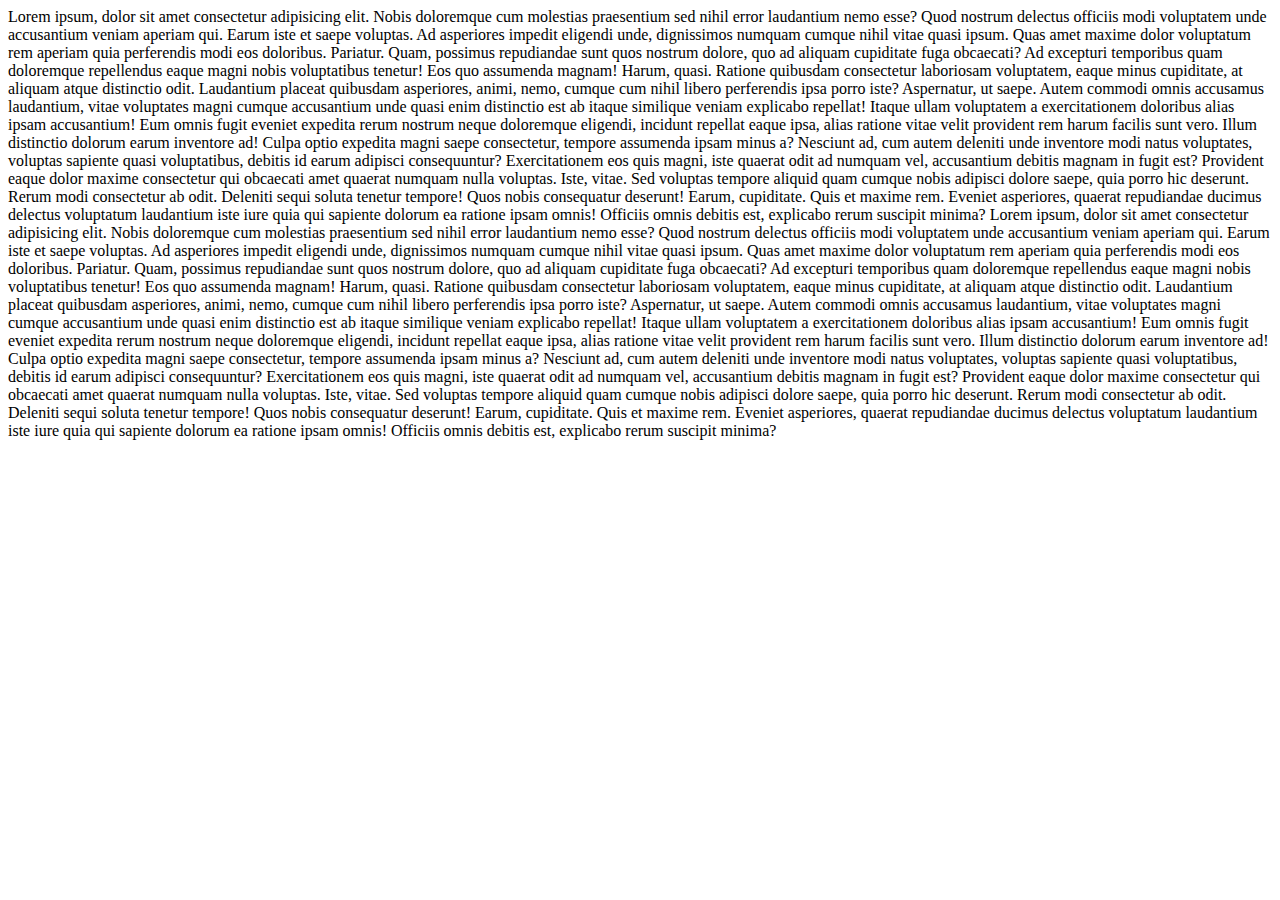
<file: css-scrollbar/index.html>
<!DOCTYPE html>
<html lang="en">
<head>
  <meta charset="UTF-8">
  <meta http-equiv="X-UA-Compatible" content="IE=edge">
  <meta name="viewport" content="width=device-width, initial-scale=1.0">
  <link rel="stylesheet" href="index.css">
  <title>Document</title>
</head>
<body>
  Lorem ipsum, dolor sit amet consectetur adipisicing elit. Nobis doloremque cum molestias praesentium sed nihil error laudantium nemo esse? Quod nostrum delectus officiis modi voluptatem unde accusantium veniam aperiam qui.
  Earum iste et saepe voluptas. Ad asperiores impedit eligendi unde, dignissimos numquam cumque nihil vitae quasi ipsum. Quas amet maxime dolor voluptatum rem aperiam quia perferendis modi eos doloribus. Pariatur.
  Quam, possimus repudiandae sunt quos nostrum dolore, quo ad aliquam cupiditate fuga obcaecati? Ad excepturi temporibus quam doloremque repellendus eaque magni nobis voluptatibus tenetur! Eos quo assumenda magnam! Harum, quasi.
  Ratione quibusdam consectetur laboriosam voluptatem, eaque minus cupiditate, at aliquam atque distinctio odit. Laudantium placeat quibusdam asperiores, animi, nemo, cumque cum nihil libero perferendis ipsa porro iste? Aspernatur, ut saepe.
  Autem commodi omnis accusamus laudantium, vitae voluptates magni cumque accusantium unde quasi enim distinctio est ab itaque similique veniam explicabo repellat! Itaque ullam voluptatem a exercitationem doloribus alias ipsam accusantium!
  Eum omnis fugit eveniet expedita rerum nostrum neque doloremque eligendi, incidunt repellat eaque ipsa, alias ratione vitae velit provident rem harum facilis sunt vero. Illum distinctio dolorum earum inventore ad!
  Culpa optio expedita magni saepe consectetur, tempore assumenda ipsam minus a? Nesciunt ad, cum autem deleniti unde inventore modi natus voluptates, voluptas sapiente quasi voluptatibus, debitis id earum adipisci consequuntur?
  Exercitationem eos quis magni, iste quaerat odit ad numquam vel, accusantium debitis magnam in fugit est? Provident eaque dolor maxime consectetur qui obcaecati amet quaerat numquam nulla voluptas. Iste, vitae.
  Sed voluptas tempore aliquid quam cumque nobis adipisci dolore saepe, quia porro hic deserunt. Rerum modi consectetur ab odit. Deleniti sequi soluta tenetur tempore! Quos nobis consequatur deserunt! Earum, cupiditate.
  Quis et maxime rem. Eveniet asperiores, quaerat repudiandae ducimus delectus voluptatum laudantium iste iure quia qui sapiente dolorum ea ratione ipsam omnis! Officiis omnis debitis est, explicabo rerum suscipit minima?
  Lorem ipsum, dolor sit amet consectetur adipisicing elit. Nobis doloremque cum molestias praesentium sed nihil error laudantium nemo esse? Quod nostrum delectus officiis modi voluptatem unde accusantium veniam aperiam qui.
  Earum iste et saepe voluptas. Ad asperiores impedit eligendi unde, dignissimos numquam cumque nihil vitae quasi ipsum. Quas amet maxime dolor voluptatum rem aperiam quia perferendis modi eos doloribus. Pariatur.
  Quam, possimus repudiandae sunt quos nostrum dolore, quo ad aliquam cupiditate fuga obcaecati? Ad excepturi temporibus quam doloremque repellendus eaque magni nobis voluptatibus tenetur! Eos quo assumenda magnam! Harum, quasi.
  Ratione quibusdam consectetur laboriosam voluptatem, eaque minus cupiditate, at aliquam atque distinctio odit. Laudantium placeat quibusdam asperiores, animi, nemo, cumque cum nihil libero perferendis ipsa porro iste? Aspernatur, ut saepe.
  Autem commodi omnis accusamus laudantium, vitae voluptates magni cumque accusantium unde quasi enim distinctio est ab itaque similique veniam explicabo repellat! Itaque ullam voluptatem a exercitationem doloribus alias ipsam accusantium!
  Eum omnis fugit eveniet expedita rerum nostrum neque doloremque eligendi, incidunt repellat eaque ipsa, alias ratione vitae velit provident rem harum facilis sunt vero. Illum distinctio dolorum earum inventore ad!
  Culpa optio expedita magni saepe consectetur, tempore assumenda ipsam minus a? Nesciunt ad, cum autem deleniti unde inventore modi natus voluptates, voluptas sapiente quasi voluptatibus, debitis id earum adipisci consequuntur?
  Exercitationem eos quis magni, iste quaerat odit ad numquam vel, accusantium debitis magnam in fugit est? Provident eaque dolor maxime consectetur qui obcaecati amet quaerat numquam nulla voluptas. Iste, vitae.
  Sed voluptas tempore aliquid quam cumque nobis adipisci dolore saepe, quia porro hic deserunt. Rerum modi consectetur ab odit. Deleniti sequi soluta tenetur tempore! Quos nobis consequatur deserunt! Earum, cupiditate.
  Quis et maxime rem. Eveniet asperiores, quaerat repudiandae ducimus delectus voluptatum laudantium iste iure quia qui sapiente dolorum ea ratione ipsam omnis! Officiis omnis debitis est, explicabo rerum suscipit minima?
</body>
</html>
</file>
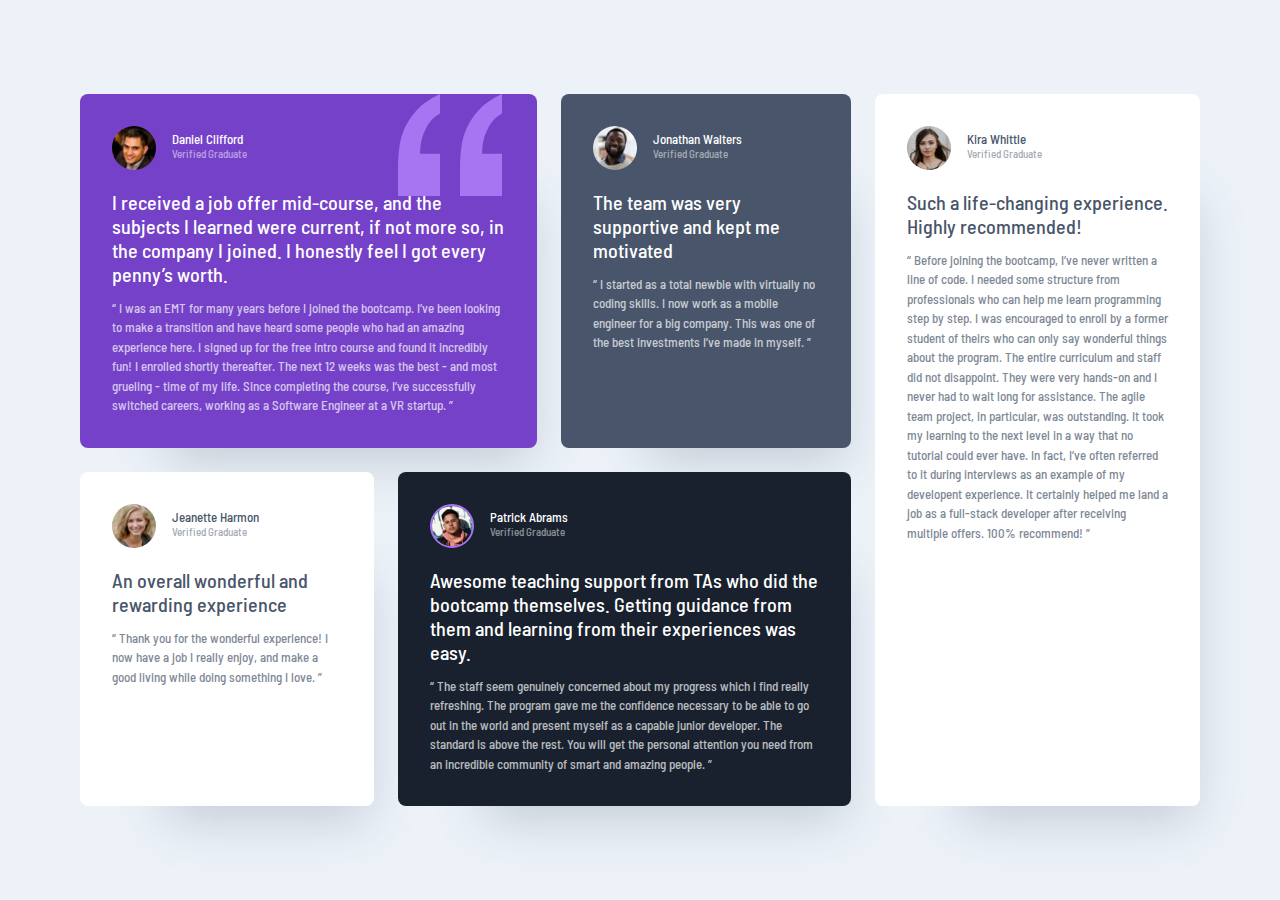
<file: CSSGrid-kevinPowell/index.html>
<!DOCTYPE html>
<html lang="en">

<head>
  <meta charset="UTF-8">
  <meta http-equiv="X-UA-Compatible" content="IE=edge">
  <meta name="viewport" content="width=device-width, initial-scale=1.0">
  <!-- Google font -->
  <link rel="preconnect" href="https://fonts.googleapis.com">
  <link rel="preconnect" href="https://fonts.gstatic.com" crossorigin>
  <link href="https://fonts.googleapis.com/css2?family=Barlow+Semi+Condensed:wght@500;600&display=swap"
    rel="stylesheet">
  <!-- my css -->
  <link rel="stylesheet" href="styled.css">
  <title>FEM grid</title>
</head>

<body>
<main class="testimonial-grid">
  <article class="testimonial grid-col-span-2 flow bg-primary-400 quote text-neutral-100">
    <div class="flex">
      <div><img src="./images/image-daniel.jpg" alt="daniel clifford">
      </div>
      <div>
        <h2 class="name">Daniel Clifford</h2>
        <p class="position">Verified Graduate

        </p>
      </div>
    </div>
    <p>
      I received a job offer mid-course, and the subjects I learned were current, if not more so,
      in the company I joined. I honestly feel I got every penny’s worth.

    </p>
    <p>
      “ I was an EMT for many years before I joined the bootcamp. I’ve been looking to make a
      transition and have heard some people who had an amazing experience here. I signed up
      for the free intro course and found it incredibly fun! I enrolled shortly thereafter.
      The next 12 weeks was the best - and most grueling - time of my life. Since completing
      the course, I’ve successfully switched careers, working as a Software Engineer at a VR startup. ”
    </p>
    </article>
    <article class="testimonial flow bg-secondary-400 text-neutral-100">
      <div class="flex">
        <div>
          <img src="./images/image-jonathan.jpg" alt="Jonathan Walters">
        </div>
        <div>
          <h2 class="name">Jonathan Walters</h2>
          <p class="position">Verified Graduate</p>
        </div>
      </div>
      <p>
        The team was very supportive and kept me motivated
      </p>
      <p>
        “ I started as a total newbie with virtually no coding skills. I now work as a mobile engineer
        for a big company. This was one of the best investments I’ve made in myself. ”
      </p>
    </article>
    <article class="testimonial flow bg-neutral-100 text-secondary-400">
      <div class="flex">
        <div>
          <img src="./images/image-jeanette.jpg" alt="Jeanette Harmon">
        </div>
        <div>
          <h2 class="name">Jeanette Harmon</h2>
          <p class="position">Verified Graduate</p>
        </div>
      </div>
      <p>
        An overall wonderful and rewarding experience</p>
      <p>
        “ Thank you for the wonderful experience! I now have a job I really enjoy, and make a good living
        while doing something I love. ”
      </p>
    </article>
    <article class="testimonial grid-col-span-2 flow bg-secondary-500 text-neutral-100">
      <div class="flex">
        <div>
          <img class="border-primary-400" src="./images/image-patrick.jpg" alt="Patrick Abrams">
        </div>
        <div>
          <h2 class="name">Patrick Abrams</h2>
          <p class="position">Verified Graduate</p>
        </div>
      </div>
      <p>
        Awesome teaching support from TAs who did the bootcamp themselves. Getting guidance from them and
        learning from their experiences was easy.
      </p>
      <p>
        “ The staff seem genuinely concerned about my progress which I find really refreshing. The program
        gave me the confidence necessary to be able to go out in the world and present myself as a capable
        junior developer. The standard is above the rest. You will get the personal attention you need from
        an incredible community of smart and amazing people. ”
      </p>
    </article>
    <article class="testimonial flow bg-neutral-100 text-secondary-400">
      <div class="flex">
        <div>
          <img src="./images/image-kira.jpg" alt="Kira Whittle">
        </div>
        <div>
          <h2 class="name">Kira Whittle</h2>
          <p class="position">Verified Graduate</p>
        </div>
      </div>
      <p>
        Such a life-changing experience. Highly recommended!
      </p>
      <p>
        “ Before joining the bootcamp, I’ve never written a line of code. I needed some structure from
        professionals who can help me learn programming step by step. I was encouraged to enroll by a former
        student of theirs who can only say wonderful things about the program. The entire curriculum and staff
        did not disappoint. They were very hands-on and I never had to wait long for assistance. The agile team
        project, in particular, was outstanding. It took my learning to the next level in a way that no tutorial
        could ever have. In fact, I’ve often referred to it during interviews as an example of my developent
        experience. It certainly helped me land a job as a full-stack developer after receiving multiple offers.
        100% recommend! ”
      </p>
    </article>




</main>




</body>

</html>
</file>
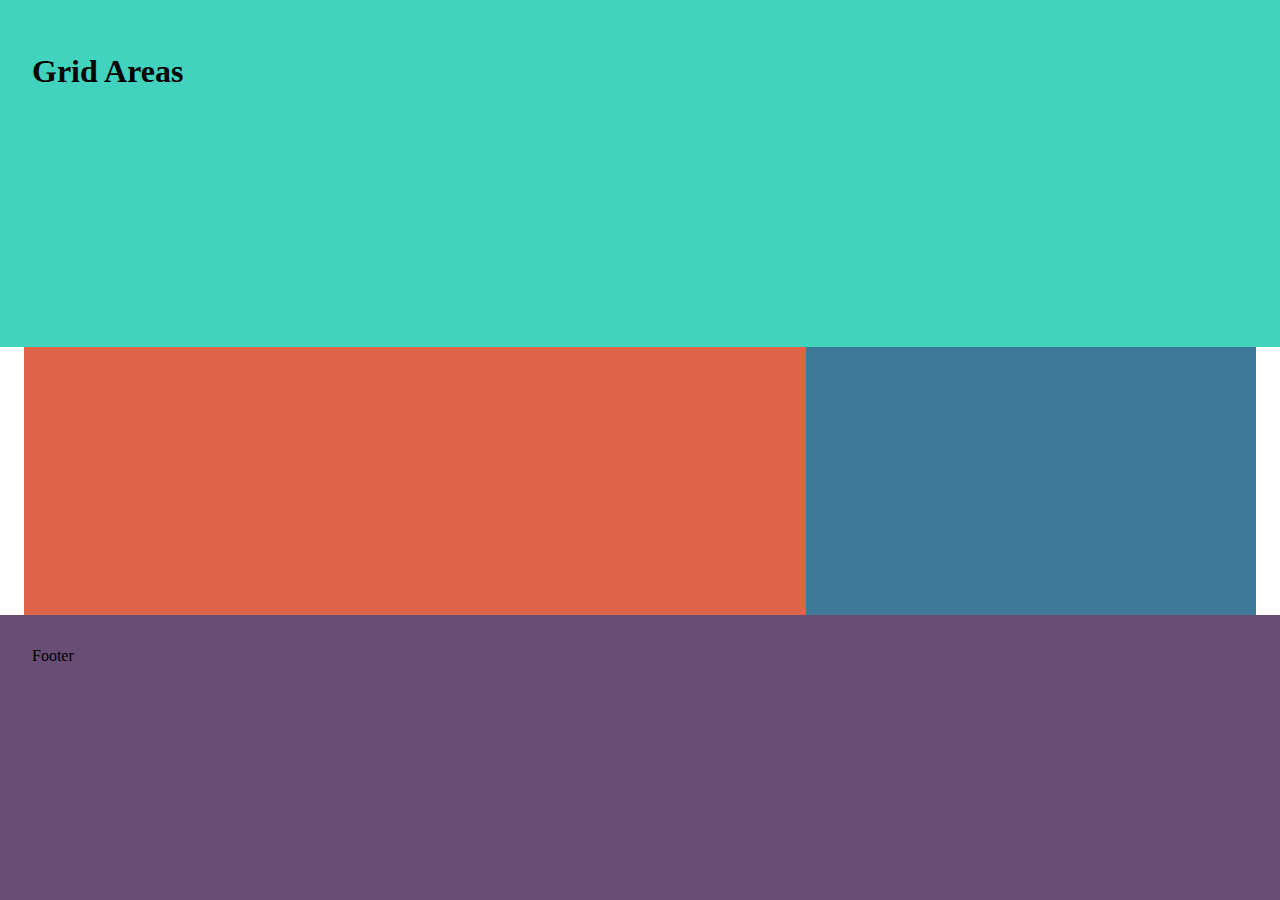
<file: Grid-Areas/index.html>
<!DOCTYPE html>
<html lang="en">
<head>
    <meta charset="UTF-8">
    <meta http-equiv="X-UA-Compatible" content="IE=edge">
    <meta name="viewport" content="width=device-width, initial-scale=1.0">
    <link rel="stylesheet" href="style.css">
    <title>Document</title>
</head>
<body>
    <header>
        <h1>Grid Areas</h1>
    </header>
    <main class="main-content">

    </main>
    <div class="sidebar">

    </div>
    <footer>
        Footer
    </footer>
    
</body>
</html>
</file>
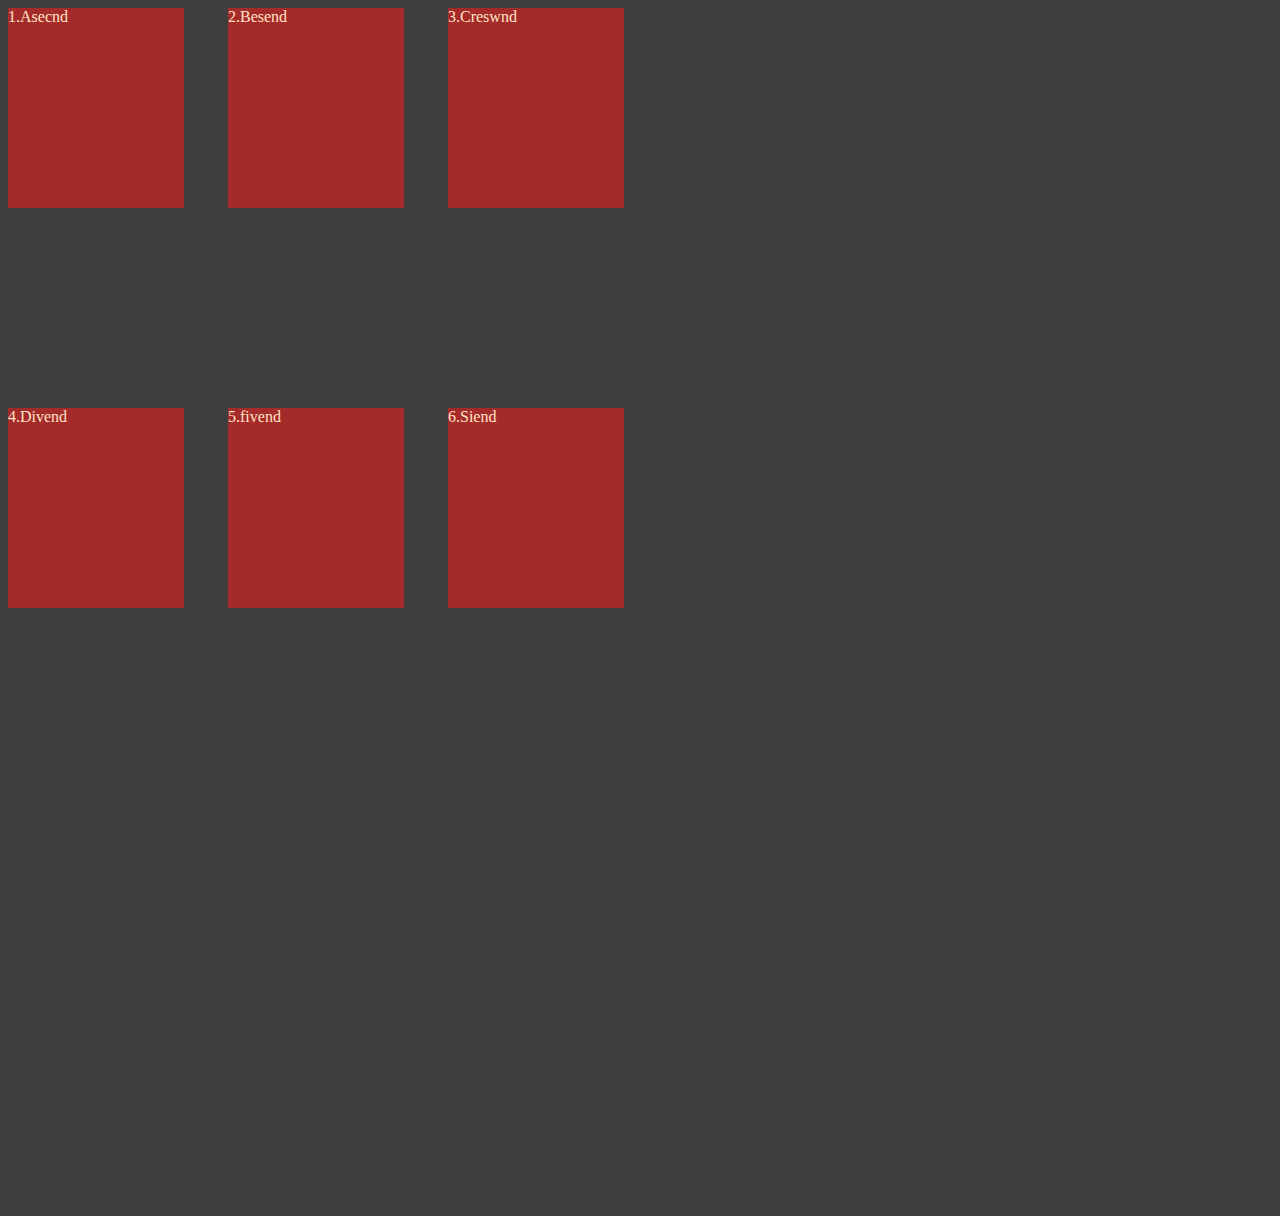
<file: Grid-Layouts/index.html>
<!DOCTYPE html>
<html lang="en">
<head>
  <meta charset="UTF-8">
  <meta http-equiv="X-UA-Compatible" content="IE=edge">
  <meta name="viewport" content="width=device-width, initial-scale=1.0">
  <link rel="stylesheet" href="index.css">
  <title>Document</title>
</head>
<body>
  <div class="grid">
    <div class="grid-item">1.Asecnd</div>
    <div class="grid-item">2.Besend</div>
    <div class="grid-item">3.Creswnd</div>
    <div class="grid-item">4.Divend</div>
    <div class="grid-item">5.fivend</div>
    <div class="grid-item">6.Siend</div>
  </div>
  
</body>
</html>
</file>
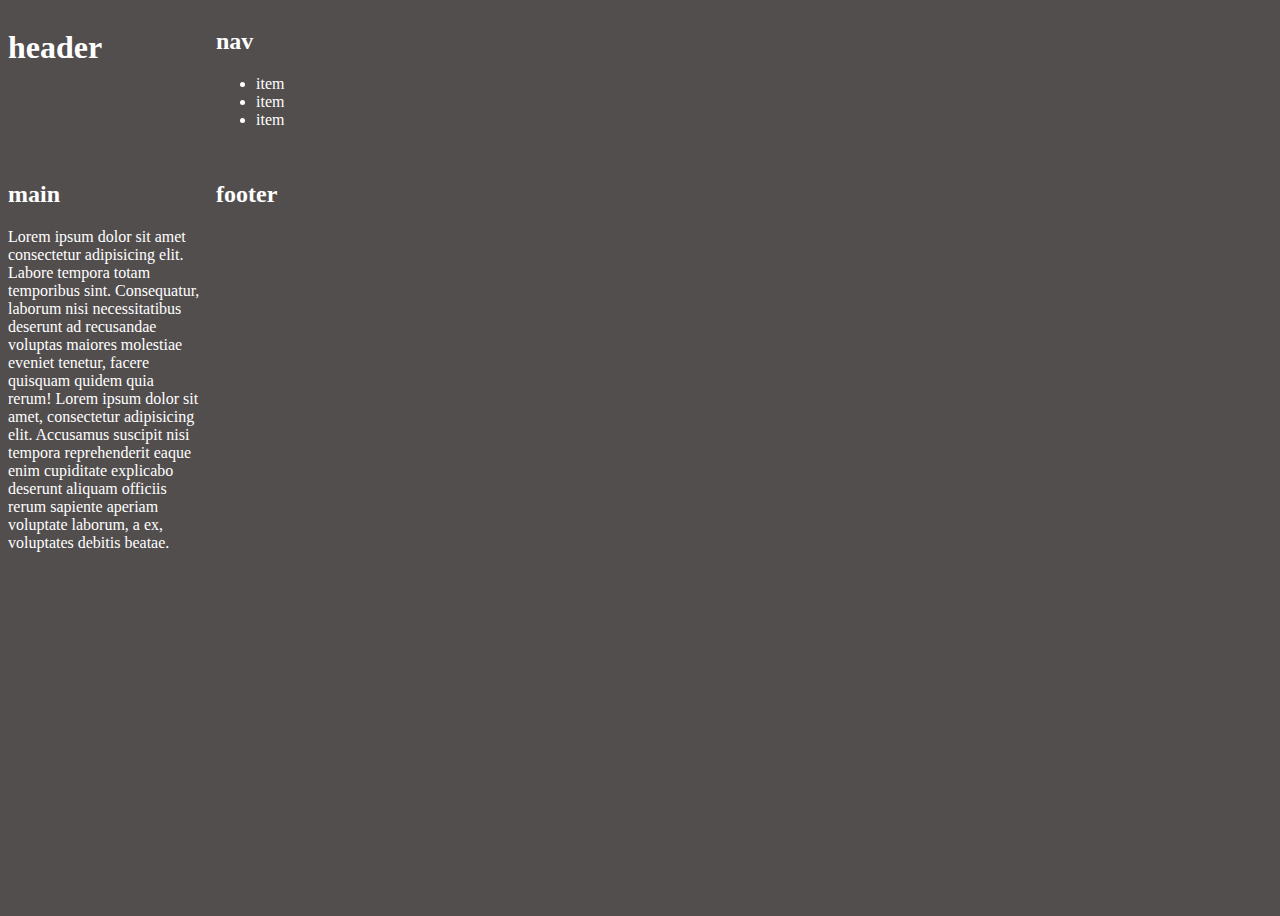
<file: mozillaFF-CSS-grid/index.html>
<!DOCTYPE html>
<html lang="en">
<head>
    <meta charset="UTF-8">
    <meta http-equiv="X-UA-Compatible" content="IE=edge">
    <meta name="viewport" content="width=device-width, initial-scale=1.0">
    <link rel="stylesheet" href="style.css">
    <title>Document</title>
</head><body>
    
    <header>
        <h1>header</h1>
      </header>
      <nav>
        <h2>nav</h2>
        <ul>
          <li>item</li>
          <li>item</li>
          <li>item</li>
        </ul>
      </nav>
      <main>
        <h2>main</h2>
        <p>
          Lorem ipsum dolor sit amet consectetur adipisicing elit. Labore tempora totam temporibus sint. Consequatur, laborum nisi necessitatibus deserunt ad recusandae voluptas maiores molestiae eveniet tenetur, facere quisquam quidem quia rerum!    
          Lorem ipsum dolor sit amet, consectetur adipisicing elit. Accusamus suscipit nisi tempora reprehenderit eaque enim cupiditate explicabo deserunt aliquam officiis rerum sapiente aperiam voluptate laborum, a ex, voluptates debitis beatae.
        </p>
      </main>
      <footer><h2>footer</h2></footer>
</body>

</html>
</file>
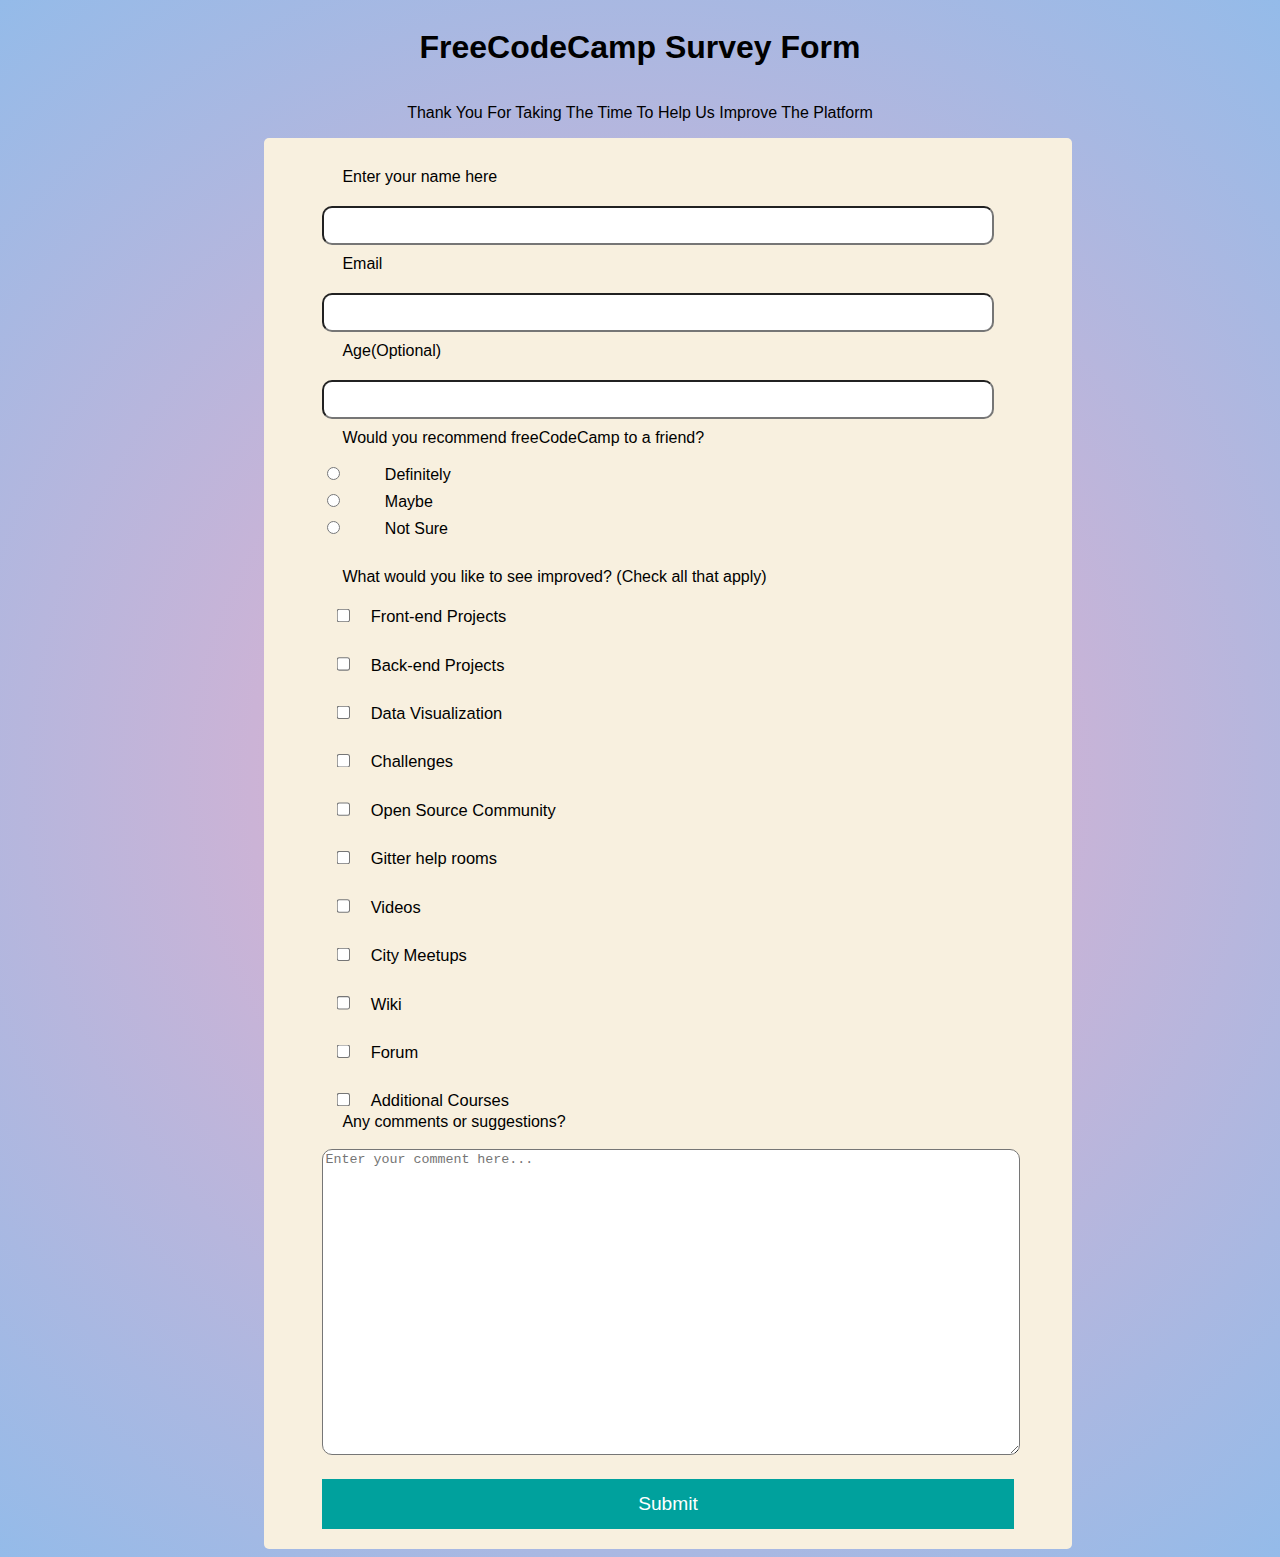
<file: FCCSurveyForm/fcc.html>
<!DOCTYPE html>
<html lang="en">
<head>
    <meta charset="UTF-8">
    <meta http-equiv="X-UA-Compatible" content="IE=edge">
    <meta name="viewport" content="width=device-width, initial-scale=1.0">
    <link rel="stylesheet" href="fcc.css">
    <title>Document</title>
</head>
 <body>
    <header>
        <h1 id="title">freeCodeCamp Survey Form </h1>
        <p id="description">Thank you for taking the time to help us improve the platform</p>
    </header>
    <div class=container>
    <form id="survey-form">
        <label id="name-label" for="name">Enter your name here</label>
     <input id="name" type="text">
     <label for="email" id="email-label">Email</label>
     <input  id ="email" type="email">
     <label for="number" id="number-label">Age(Optional)</label>
     <input id="number" type="number" min="21" max="50">
     
     <label for="radio">Would you recommend freeCodeCamp to a friend?</label>
     <div class="radio-group">
     <input type="radio" id="Definitely" name="response" value="Definitely">
     <label for="Definitely">Definitely</label><br>
     <input type="radio" id="maybe" name="response" value="maybe">
     <label for="maybe">Maybe</label><br>
     <input type="radio" id="notsure" name="response" value="notsure">
     <label for="notsure">Not Sure</label>
    </div>
     <label for="checkbox-label">What would you like to see improved? (Check all that apply)</label>
    <div class="check-box-group">

        <label for=""><input type="checkbox" name="" id="">Front-end Projects</label>
        <label for=""><input type="checkbox" name="" id="">Back-end Projects</label>
        <label for=""><input type="checkbox" name="" id="">Data Visualization</label>
        <label for=""><input type="checkbox" name="" id="">Challenges</label>
        <label for=""><input type="checkbox" name="" id="">Open Source Community</label>
        <label for=""><input type="checkbox" name="" id="">Gitter help rooms</label>
        <label for=""><input type="checkbox" name="" id="">Videos</label>
        <label for=""><input type="checkbox" name="" id="">City Meetups</label>
        <label for=""><input type="checkbox" name="" id="">Wiki</label>
        <label for=""><input type="checkbox" name="" id="">Forum</label>
        <label for=""><input type="checkbox" name="" id="">Additional Courses</label>
    </div>
    <div class="text">
        <label for="textarea">Any comments or suggestions?</label>
        <br><br>
        <textarea id="textarea"  placeholder="Enter your comment here..."></textarea>
    </div>
   <button type="submit">Submit</button>
     
     
    </form>
    </div>
</body>
</html>
</file>
<file: css-scrollbar/index.css>
html{
    scroll-behavior: smooth;
    scrollbar-width: normal;
}
html ::-webkit-scrollbar{
    width: 2vw;
}
html ::-webkit-scrollbar-thumb{
    background-color:darkgray;
}
html ::-webkit-scrollbar-thumb:hover{
    background-color:lightskyblue;
    transition: 200ms ease-in;
}


html ::-webkit-scrollbar-track{
    background-color:gray !important;


}
</file>
<file: CSSGrid-kevinPowell/styled.css>
:root {
    --clr-primary-400: 263 55% 52%;
    --clr-secondary-400: 217 19% 35%;
    --clr-secondary-500: 219 29% 14%;
    --clr-neutral-100: 0 0% 100%;
    --clr-neutral-200: 210 46% 95%;
    --clr-neutral-300: 0 0% 81%;
  
    --ff-primary: "Barlow Semi Condensed", sans-serif;
  
    --fw-400: 500;
    --fw-700: 600;
  
    --fs-300: 0.6875rem;
    --fs-400: 0.8125rem;
    --fs-500: 1.25rem;
    --gap:1rem
  }
  
  /* Box sizing rules */
*,
*::before,
*::after {
  box-sizing: border-box;
}

/* Remove Default Margins */
body,
h1,
h2,
h3,
h4,
p,
figure,
blockquote,
dl,
dd {
  margin: 0;
}

/* Remove list styles on ul, ol elements with a list role, which suggests default styling will be removed */
ul[role="list"],
ol[role="list"] {
  list-style: none;
}
/* Set core root defaults */
html:focus-within {
    scroll-behavior: smooth;
  }
/* Set core body defaults */
body {
    min-height: 100vh;
    text-rendering: optimizeSpeed;
    line-height: 1.5;
  }

/* A elements that don't have a class get default styles */
a:not([class]) {
  text-decoration-skip-ink: auto;
}

/* Make images easier to work with */
img,
picture {
  max-width: 100%;
  display: block;
}

/* Inherit fonts for inputs and buttons */
input,
button,
textarea,
select {
  font: inherit;
}
/* Remove all animations, transitions and smooth scroll for people that prefer not to see them */
@media (prefers-reduced-motion: reduce) {
    html:focus-within {
      scroll-behavior: auto;
    }
  
    *,
    *::before,
    *::after {
      animation-duration: 0.01ms !important;
      animation-iteration-count: 1 !important;
      transition-duration: 0.01ms !important;
      scroll-behavior: auto !important;
    }
  }

  body{
      background-color:gray;
      display: grid;
      place-content: center;
      min-height: 100vh;
      font-family: var(--ff-primary);
      font-weight: var(--fw-400);

      background-color: hsl(var(--clr-neutral-200));



  }

  h1,
h2,
h3 {
  font-weight: var(--fw-700);
}

/* utilities */
.flex{
    display: flex;
    gap: var(--gap,1 rem);
    align-items: center;
}

.flow > *:where(:not(:first-child)) {
  margin-top: var(--flow-spacer, 1em);
}

.bg-primary-400 {
    background: hsl(var(--clr-primary-400));
  }
  .bg-secondary-400 {
    background: hsl(var(--clr-secondary-400));
  }
  .bg-secondary-500 {
    background: hsl(var(--clr-secondary-500));
  }
  
  .bg-neutral-100 {
    background: hsl(var(--clr-neutral-100));
  }
  
  .text-neutral-100 {
    color: hsl(var(--clr-neutral-100));
  }
  .text-secondary-400 {
    color: hsl(var(--clr-secondary-400));
  }
  .border-primary-400 {
    border: 2px solid #a775f1;
  }


  
  /* Components */
  
  .testimonial-grid{
      display: grid;
      gap: 1.5rem;
      grid-template-areas: 
      'one '
      'two'
      'three'
      'four'
      'five'
      ;
     



      padding-block: 2rem;
      width: min(95%,70rem);
      margin-inline: auto;
  }

  



  .testimonial{
      font-size: var(--fs-400);
      padding: 2rem;
      border-radius: 0.5rem;
      box-shadow: 2.5rem 3.75rem 3rem -3rem  hsl(var(--clr-secondary-400)/0.25);
      
  }
.testimonial:nth-child(1){
  grid-area: one;
}

.testimonial:nth-child(2){
  grid-area: two;
}
.testimonial:nth-child(3){
  grid-area: three;
}
.testimonial:nth-child(4){
  grid-area: four;
}
.testimonial:nth-child(5){
  grid-area: five;
}
@media (min-width:30em){
  .testimonial-grid{
    grid-template-areas: 
    'one one'
    ' two five'
    'three five'
    ' four four'
    ;
  }
}


  
  @media (min-width:50em){
    .testimonial-grid{
      grid-template-areas: 
      'one one two five'
      'three four four five'
      ;
    }
  }
  


  
  
.testimonial.quote {
  background-image: url("./images/bg-pattern-quotation.svg");
  background-repeat: no-repeat;
  background-position: top right 10%;
}
  .testimonial img {
    width: 2.75rem;
    aspect-ratio: 1;
    border-radius: 50%;
  }
  .testimonial .name {
    font-size: var(--fs-400);
    font-weight: var(--fw-400);
    line-height: 1;
  }
  .testimonial .position {
    font-size: var(--fs-300);
    opacity: 0.5;
  }

  .testimonial > p:first-of-type {
    font-size: var(--fs-500);
    line-height: 1.2;
  }

  .testimonial > p:last-child{
      opacity: 0.7;
  }
  @media (min-width:50em){
   
  }
</file>
<file: Grid-Areas/style.css>
* {
  box-sizing: border-box;
}

body {
  margin: 0;
  min-height: 100vh;
}

header,
.main-content,
.sidebar,
footer {
  padding: 2em;
}
header {
  background: #41d3bd;
}
.main-content {
  background: #de6449;
}
.sidebar {
  background: #407899;
}
footer {
  background: #694d75;
}

/* Starts from herer */

body {
  display: grid;
  grid-template-columns:
    1.5em 1fr 1.5em;
  grid-template-areas: 
    'header header header '
    '. main .'
    '. side .'
    'footer footer footer'

    ;
}

@media only screen and (min-width: 860px) {
    body {
      grid-template-columns: 1.5em minmax(400px, 650px) minmax(200px, 350px) 1.5em;
      grid-template-areas:
        "header header header header"
        ". main side ."
        "footer footer footer footer"
    }
  }
  
  @media only screen and (min-width: 860px) {
    body {
      grid-template-columns: minmax(1.5em, 1fr) minmax(650px, 960px) 450px minmax(1.5em, 1fr);
      grid-template-areas:
        "header header header header"
        ". main side ."
        "footer footer footer footer"
    }
  }



header {
  grid-area: header;
}

footer {
  grid-area: footer;
}
.main-content {
  grid-area: main;
}
.sidebar {
  grid-area: side;
}
</file>
<file: Grid-Layouts/index.css>
body{
    background-color: #3e3e3e;
}
.grid{
    display: grid;
    grid-template-columns: repeat(3, 220px );
    grid-template-rows: repeat(3,400px);

}

.grid-item{
    height: 50%;
    width: 80%;
    color: bisque;
    background-color: brown;
}
</file>
<file: mozillaFF-CSS-grid/style.css>
/* body {
    min-height: 100vh;
    display: grid;
    grid-gap: 1em;
    grid: 'header' auto
          'nav' auto
          'main' 1fr
          'footer' auto
        / 1fr; 
  }
  @media (min-width: 40em) {
    body {
      grid: 'header header' auto
            'nav main' 1fr
            'nav footer' auto
          / 12em 1fr;
    }
  }
  
  header { grid-area: header; }
  nav { grid-area: nav; }
  main { grid-area: main; }
  footer { grid-area: footer; }
   */



   body{
       display: grid;
       grid-gap:1em;
       grid-template-rows: auto auto 1fr auto;
       min-height: 100vh;
       background-color:rgb(82, 78, 78);
       color: white;
   }

   @media (min-width: 40em) {
    body {
      grid: 'header header' auto
            'nav main' 1fr
            'nav footer' auto
          / 12em 1fr;
    }
  }
</file>
<file: FCCSurveyForm/fcc.css>
body{
    background: rgb(238,174,202);
    background: radial-gradient(circle, rgba(238,174,202,1) 0%, rgba(148,187,233,1) 100%);
    font-family: sans-serif;
}

input{
    border-radius: 10px;
    padding: 10px;
    margin-top: 10px;
}
label{
    margin: 10px;
    margin-left: 20px;
}

.container{
    margin-left: 20vw;
    width: 60vw;
    display: flex;
    justify-content: center;
    align-items: center ;
    background-color:#F8F0DF;
    padding: 20px;
    border-radius: 5px;
    
}

header{
    display: flex;
    flex-direction: column;
  align-items: center;  
  text-transform:capitalize; 
}

form{
    width: 90%;

    display: flex;
    flex-direction: column;
    height: 100;

}
.check-box-group{
    display: flex;
    flex-direction: column;

}

button{
    height: 50px;
    color:white;
    background-color: #00A19D;
    font-size: 1.2em;
    border: none;
    margin-top: 20px;
}

textarea{
    width: 100%;
    height: 300px;
    border-radius: 10px;
}
button:hover{
    background-color: #57CC99;
    transition: 200ms ease-in-out;
}
.radio-group{
    margin-bottom: 20px;
}

.check-box-group,input{
    margin-right: 20px;
}
.check-box-group,input:hover{
   transform: scale(1.03);
   transition: 300ms ease-in-out;
}
</file>
